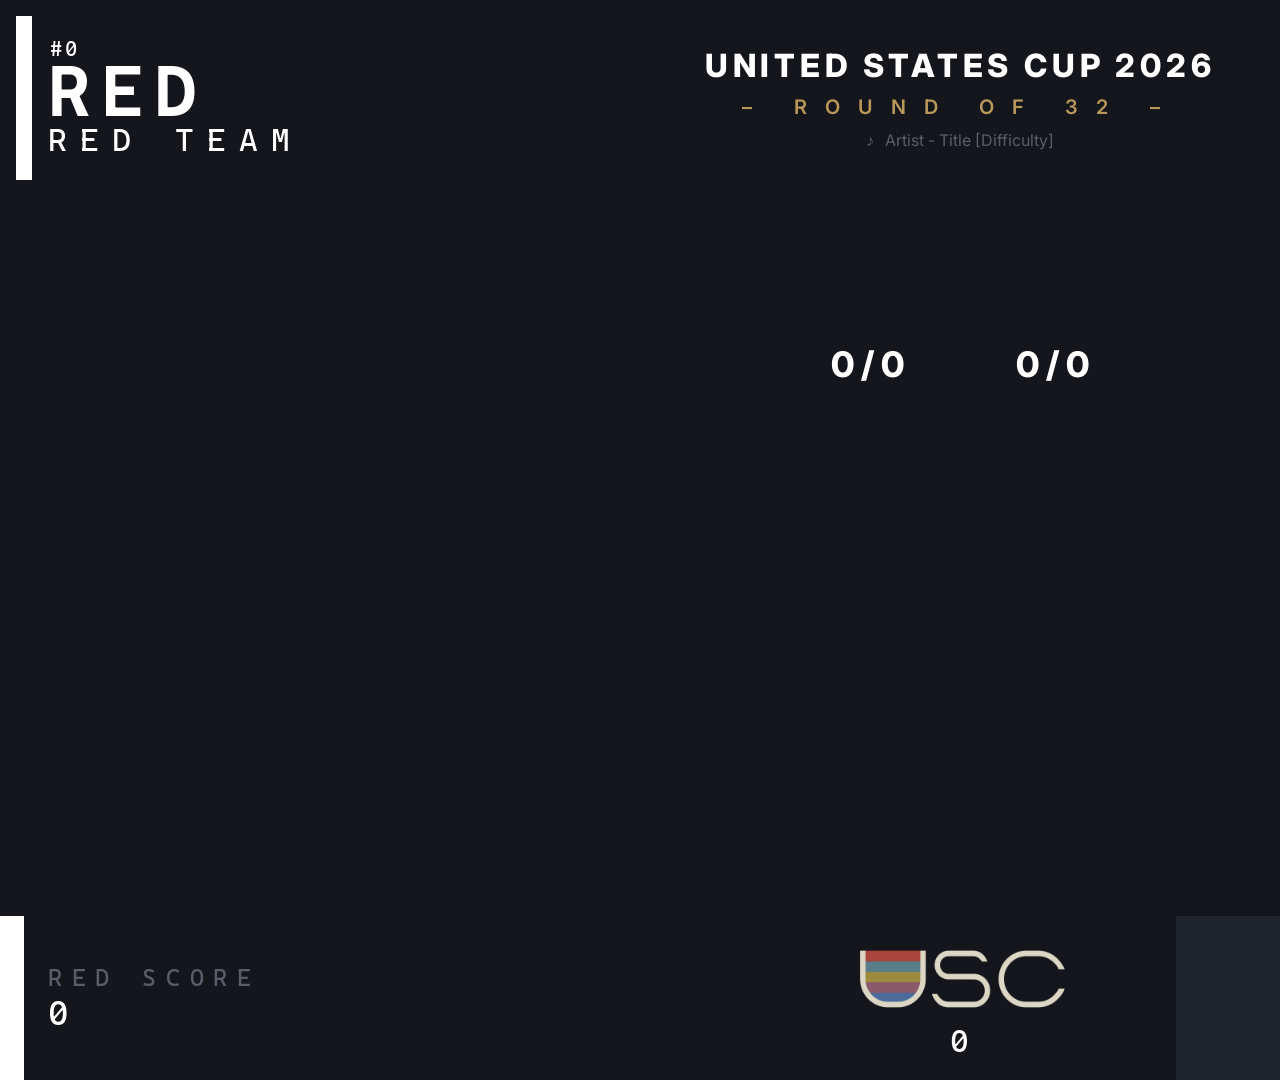
<file: scenes/main/index.html>
<!doctype html>
<html lang="en">
  <head>
    <meta charset="UTF-8" />
    <link rel="stylesheet" href="style.css" />
    <script src="../../_shared/deps/jquery.min.js"></script>
    <script src="../../_shared/deps/countUp.js"></script>
    <script src="../../_shared/deps/reconnecting-websocket.min.js"></script>
    <script src="../../_shared/utils.js"></script>
  </head>

  <body>
    <div class="main">
      <div class="header">
        <div class="header-team red">
          <div class="team-seed" id="red_seed">#0</div>
          <div class="team-code" id="red_code">RED</div>
          <div class="team-name" id="red_name">Red Team</div>
        </div>

        <div class="header-middle">
          <div class="tournament-name">UNITED STATES CUP 2026</div>
          <div class="stage-name" id="stage_name">ROUND OF 16</div>
          <div class="now-playing" id="now_playing">Artist - Title [Difficulty]</div>
        </div>

        <div class="header-team blue">
          <div class="team-seed" id="blue_seed">#0</div>
          <div class="team-code" id="blue_code">BLU</div>
          <div class="team-name" id="blue_name">Blue Team</div>
        </div>
      </div>

      <div class="gameplay-area">
        <div class="points-container" id="points_container">
          <div class="team-points-container red">
            <div class="team-points-title red"><span id="red_points_current">0</span><span>/</span><span id="red_points_max">0</span></div>
            <div class="team-points red" id="red_points"></div>
          </div>
          <div class="team-points-container blue">
            <div class="team-points-title blue"><span id="blue_points_current">0</span><span>/</span><span id="blue_points_max">0</span></div>
            <div class="team-points blue" id="blue_points"></div>
          </div>
        </div>
      </div>

      <div class="footer">
        <div class="team-score-container red" id="red_score_container">
          <div class="team-score-title" id="red_score_title">RED SCORE</div>
          <div class="team-score red" id="red_score">0</div>
        </div>

        <div class="footer-middle">
          <div class="logo"></div>
          <div class="score-diff-container" id="score_diff_container">
            <i class="score-indicator red">◀</i>
            <div class="score-diff" id="score_diff">0</div>
            <i class="score-indicator blue">▶</i>
          </div>
        </div>

        <div class="team-score-container blue" id="blue_score_container">
          <div class="team-score-title" id="blue_score_title">BLUE SCORE</div>
          <div class="team-score blue" id="blue_score">0</div>
        </div>

        <div class="chat-container" id="chat_container"><div class="chat" id="chat"></div></div>
      </div>
    </div>
    <script src="index.js"></script>
  </body>
</html>
</file>
<file: scenes/mappool/index.html>
<!doctype html>
<html lang="en">
  <head>
    <meta charset="UTF-8" />
    <link rel="stylesheet" href="style.css" />
    <script src="../../_shared/deps/jquery.min.js"></script>
    <script src="../../_shared/deps/reconnecting-websocket.min.js"></script>
    <script src="../../_shared/deps/countUp.js"></script>
    <script src="../../_shared/utils.js"></script>
  </head>

  <body>
    <div class="main">
      <div class="header"></div>
      <div class="mappool-container" id="mappool_container"></div>
      <div class="footer"></div>
    </div>
    <div class="controls">
      <div class="control-group">
        <div class="current-picker control-item red" id="current_pick">
          RED PICK
        </div>
        <div
          class="button switch-picker control-item"
          id="switch_picker"
          onclick="switchPick()"
        >
          SWITCH PICK
        </div>
        <div
          class="button toggle control-item"
          id="auto_pick"
          onclick="switchAutoPick()"
        >
          AUTOPICK: OFF
        </div>
      </div>
      <div class="control-group">
        <div
          id="auto_advance"
          class="button toggle control-item"
          onclick="switchAutoAdvance()"
        >
          AUTO ADVANCE: OFF
        </div>
        <div id="autoAdvanceTimer" class="control-label">
          <span id="autoAdvanceTimerLabel"></span>
          <span id="autoAdvanceTimerTime"></span>
        </div>

        <div class="control-label">Scenes (click to override)</div>

        <div id="sceneCollection">
          <template id="sceneButtonTemplate">
            <div class="button scene-button control-item">
              SWITCH TO __SCENE_NAME__
            </div>
          </template>
        </div>
      </div>
    </div>
    <script src="index.js"></script>
  </body>
</html>
</file>
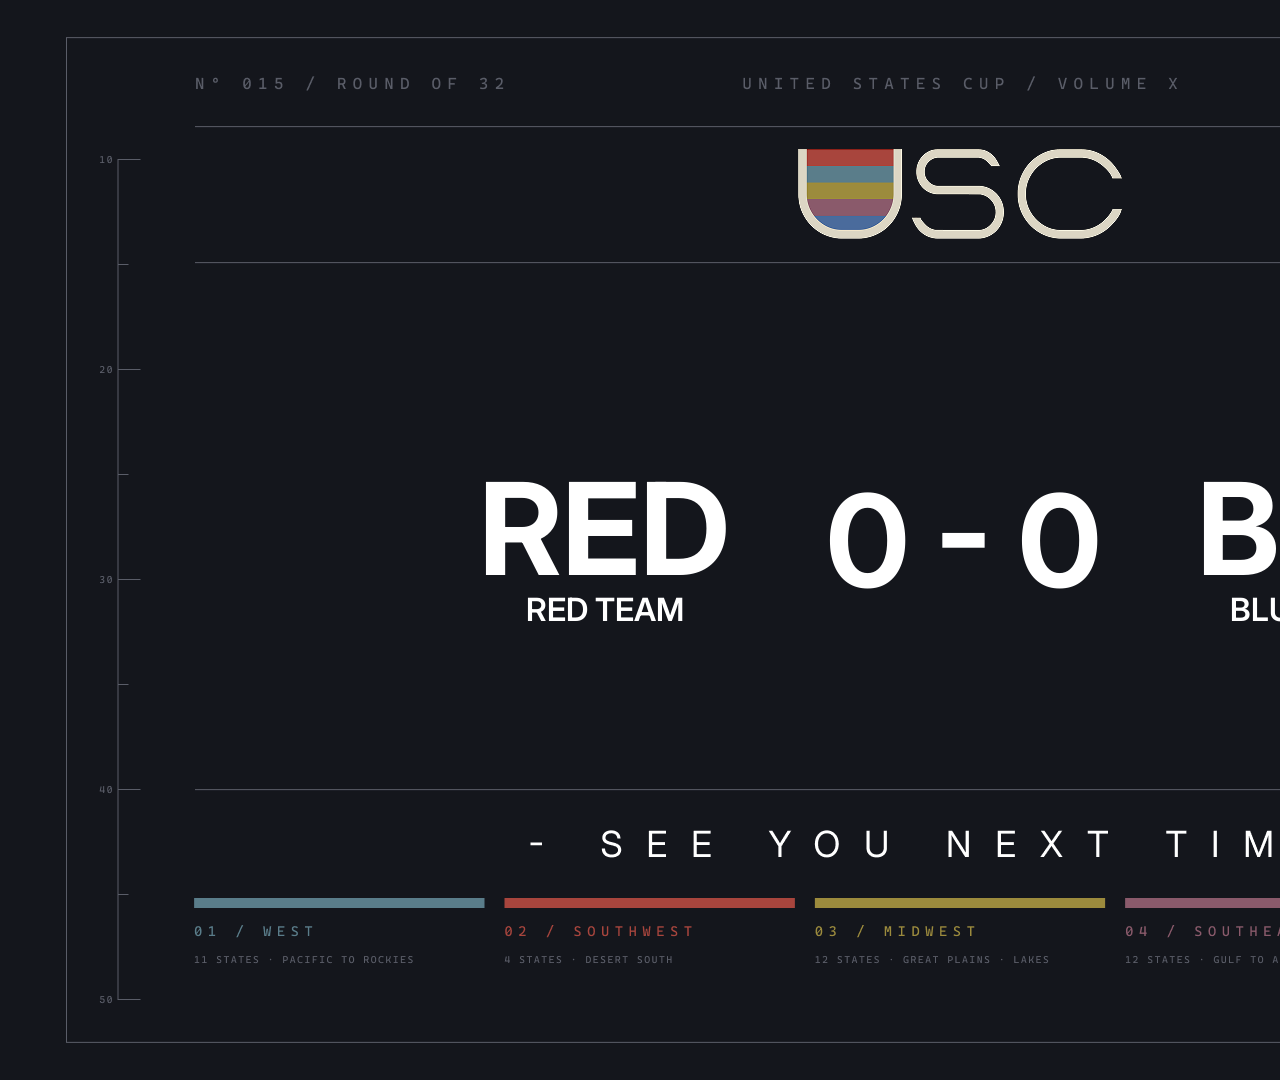
<file: scenes/winner/index.html>
<!doctype html>
<html lang="en">
  <head>
    <meta charset="UTF-8" />
    <link rel="stylesheet" href="style.css" />
    <script src="../../_shared/deps/jquery.min.js"></script>
    <script src="../../_shared/deps/countUp.js"></script>
    <script src="../../_shared/deps/reconnecting-websocket.min.js"></script>
    <script src="../../_shared/utils.js"></script>
  </head>

  <body>
    <div class="main">
      <div class="content">
        <div class="team red">
          <div class="team-code red" id="red_code">RED</div>
          <div class="team-name red" id="red_name">Red Team</div>
        </div>
        <div class="score"><span id="red_score" class="score-number">0</span><span class="score-divider">-</span><span id="blue_score" class="score-number">0</span></div>
        <div class="team blue">
          <div class="team-code blue" id="blue_code">BLU</div>
          <div class="team-name blue" id="blue_name">Blue Team</div>
        </div>
      </div>
    </div>
    <script src="index.js"></script>
  </body>
</html>
</file>
<file: scenes/main/style.css>
@import url('../../_shared/common.css');

:root {
  --point-size: 24px;
  font-size: 16px;

  --red: #ffffff;
  --blue: #ffffff;
}

body,
html {
  padding: 0;
  margin: 0;
  /* overflow-y: hidden; */
  font-family: 'Inter';
}

.main {
  position: relative;
  width: 1920px;
  height: 1080px;
  display: flex;
  flex-direction: column;
  overflow: hidden;
  z-index: 0;
  background-color: var(--background);
  color: var(--foreground);
}

.header {
  position: relative;
  width: 100%;
  height: 196px;
  display: flex;
  justify-content: space-between;
  align-items: center;
  z-index: 1;
}

/* ==================================== */

.header-team {
  height: fit-content;
  display: flex;
  flex: 1;
  height: calc(100% - 2 * 16px);
  flex-direction: column;
  justify-content: center;
  align-items: flex-start;
  font-family: 'Cascadia Mono';
  font-feature-settings: 'ss19' on;
  text-transform: uppercase;
}

.header-team.red {
  align-items: flex-start;
  padding-left: 16px;
  margin-left: 16px;
  border-left: 16px solid var(--red);
}

.header-team.blue {
  align-items: flex-end;
  padding-right: 16px;
  margin-right: 16px;
  border-right: 16px solid var(--blue);
}

.team-seed {
  font-size: 1.3rem;
  letter-spacing: 0.15em;
  margin-right: -0.15em;
  margin-left: 0.1em;
}

.team-code {
  font-size: 4.5rem;
  font-weight: 700;
  letter-spacing: 0.15em;
  margin: -0.16em 0;
  margin-right: -0.15em;
}

.team-name {
  font-size: 2rem;
  letter-spacing: 0.4em;
  margin-right: -0.3em;
}

/* ==================================== */

.header-middle {
  display: flex;
  flex-direction: column;
  justify-content: center;
  align-items: center;
  gap: 0.6rem;
  max-width: 600px;
}

.tournament-name {
  font-size: 2rem;
  font-weight: 800;
  letter-spacing: 0.15em;
}

.stage-name {
  color: var(--accent);
  font-size: 1.25rem;
  text-transform: uppercase;
  letter-spacing: 0.9em;
  font-weight: 600;
}

.stage-name::before {
  content: '–';
  margin-right: 1.2em;
}

.stage-name::after {
  content: '–';
  margin-left: 1.2em;
}

.now-playing {
  margin-top: 0.1em;
  color: var(--foreground-darker);
  text-align: center;
}

.now-playing::before {
  content: '♪';
  margin-right: 0.7em;
}

/* ==================================== */

.gameplay-area {
  display: flex;
  width: 100%;
  height: 720px;
  justify-content: center;
  /* background-color: var(--background-lighter); */
}

.points-container {
  width: calc(1920px / 4);
  height: calc(720px / 2);
  display: flex;
  justify-content: space-evenly;
  align-items: center;
  transition: opacity 300ms ease;
}

.team-points-container {
  display: flex;
  flex-direction: column;
  justify-content: center;
  align-items: center;
  gap: 24px;
  font-size: 2.2rem;
  font-weight: 800;
}

.team-points-title {
  display: flex;
  gap: 0.2em;
}

.team-points {
  display: flex;
  flex-direction: column-reverse;
  gap: 6px;
}

.team-point {
  height: var(--point-size);
  width: calc(var(--point-size) * 5.6);
  border-radius: calc(var(--point-size) / 2);
  border: 1px solid var(--foreground);
  transition: all 300ms ease;
}

.team-point.red {
  border-color: var(--red);
}

.team-point.blue {
  border-color: var(--blue);
}

.team-point.filled.red {
  background-color: var(--red);
}

.team-point.filled.blue {
  background-color: var(--blue);
}

/* ==================================== */

.footer {
  position: relative;
  width: 100%;
  flex: 1;
  display: flex;
  justify-content: space-between;
  align-items: center;
  font-family: 'Cascadia Mono';
  font-feature-settings: 'ss19' on;
}

.team-score-container {
  height: 100%;
  flex: 1;
  display: flex;
  flex-direction: column;
  justify-content: center;
  padding: 0 24px;
  transition: opacity 300ms ease;
  text-transform: uppercase;
}

.team-score-container.red {
  border-left: 24px solid var(--red);
}

.team-score-container.blue {
  border-right: 24px solid var(--blue);
  align-items: flex-end;
}

.team-score-title {
  font-size: 1.5rem;
  letter-spacing: 0.4em;
  color: var(--foreground-darker);
  margin-right: -0.4em;
}

.team-score {
  font-size: 2.2rem;
  letter-spacing: 0.2em;
  margin-right: -0.2em;
}

.footer-middle {
  display: flex;
  flex-direction: column;
  align-items: center;
  justify-content: center;
}

.logo {
  --initial-width: 2560px;
  --initial-height: 1440px;
  --scale: 0.1;

  width: calc(var(--initial-width) * var(--scale));
  height: calc(var(--initial-height) * var(--scale));
  margin: calc(var(--initial-height) * var(--scale) * -0.2) 0;

  background-image: url('../../_shared/assets/logo.png');
  background-position: center;
  background-size: contain;
  background-repeat: no-repeat;
}

.score-diff-container {
  font-size: 2rem;
  letter-spacing: 0.1em;
  margin-right: -0.1em;
  display: flex;
  align-items: center;
  justify-content: center;
  transition: opacity 300ms ease;
}

.score-diff-container i {
  padding: 0 0.6em;
  opacity: 0;
  transition: opacity 300ms ease;
}

.score-diff-container.red i.red {
  opacity: 1;
  color: var(--red);
}

.score-diff-container.blue i.blue {
  opacity: 1;
  color: var(--blue);
}

.chat-container {
  position: absolute;
  right: 0;
  padding: 12px 12px;
  height: calc(100% - 2 * 12px);
  width: 720px;
  background-color: var(--background-lighter);
  opacity: 1;
  transition: opacity 300ms ease;
  overflow: hidden;
}

.chat {
  height: 100%;
  overflow: hidden;
  display: flex;
  flex-direction: column-reverse;
  gap: 1.8px;
  font-size: 1rem;
}

.chat-message {
  display: flex;
  gap: 4px;
}

.chat-message:nth-of-type(n + 8) {
  display: none;
}

.chat-name {
  font-weight: 700;
}

.red > .chat-name {
  color: var(--red);
}

.blue > .chat-name {
  color: var(--blue);
}

.bot > .chat-body {
  color: var(--accent);
}

.chat-name::after {
  content: ':';
  margin-right: 2px;
}
</file>
<file: scenes/mappool/style.css>
@import url('../../_shared/common.css');

:root {
  --map-width: 540px;
  --map-height: 54px;
  --mod-width: 78px;
  --border-default: var(--background-lighter);
  --border-banned: var(--background);
  --border-picked: var(--foreground);
  --red: #ffffff;
  --blue: #ffffff;
}

body,
html {
  padding: 0;
  margin: 0;
  /* overflow-y: hidden; */
  user-select: none;
  font-family: 'Inter';
}

.main {
  position: relative;
  width: 1920px;
  height: 1080px;
  display: flex;
  flex-direction: column;
  /* background-image: url('../../_shared/assets/temp_bg.png'); */
  color: var(--foreground);
  /* background-color: var(--background); */
}

.noise {
  opacity: 0.2 !important;
}

.header {
  height: 196px;
}

.footer {
  height: calc(1080px - 720px - 196px);
}

.mappool-container {
  flex: 1;
  max-height: 720px;
  overflow: hidden;
  width: 100%;
  display: flex;
  flex-direction: column;
  justify-content: center;
  align-items: center;
  gap: 12px;
}

.mod-container {
  display: flex;
  justify-content: center;
  align-items: center;
  flex-wrap: wrap;
  gap: 12px;
}

.map {
  position: relative;
  width: var(--map-width);
  height: var(--map-height);
  background-color: #222222;
  border: 2px solid;
  border-color: var(--border-default);
  display: flex;
  align-items: center;
  /* overflow: hidden; */
  transition: 300ms ease;
  box-shadow: 0 0 8px rgba(0, 0, 0, 0.5);
}

.map.picked {
  border-color: var(--light);
}

.map.picked.red {
  border-color: var(--red);
}

.map.picked.blue {
  border-color: var(--blue);
}

.map.banned {
  border-color: var(--border-banned);
  color: #8f8f8f;
}

.map-image-container {
  --border: 4px;
  position: absolute;
  width: calc(100% - 2 * var(--border));
  height: calc(100% - 2 * var(--border));
  padding: var(--border);
}

.map-image-container-inside {
  position: relative;
  width: 100%;
  height: 100%;
  overflow: hidden;
}

.map-image {
  position: absolute;
  width: 100%;
  height: 100%;
  background-color: var(--dark);
  background-position: center;
  background-size: cover;
  background-repeat: no-repeat;
  filter: brightness(40%) grayscale(30%) blur(2px);
  transform: scale(1.2);
  z-index: 0;
}

.map-content {
  z-index: 1;
  display: flex;
  align-items: center;
}

.mod-icon {
  display: flex;
  justify-content: center;
  align-items: center;
  margin: 0 10px;
  width: calc(var(--mod-width) - 2 * 12px);
  border: 2px solid var(--border-default);
  padding: 2px;
  font-size: 1.4rem;
  letter-spacing: 1px;
  font-family: 'Cascadia Mono';
  font-weight: 700;
  text-shadow: 0 0 8px rgba(0, 0, 0, 0.3);
  background-color: var(--border-banned);
  color: var(--light);
  transition:
    border-color 300ms ease,
    background-color 300ms ease;
}

.mod-icon.nm {
  border-color: var(--accent-mod-nm);
  background-color: color-mix(in srgb, var(--accent-mod-nm) 70%, black);
}

.mod-icon.hd {
  border-color: var(--accent-mod-hd);
  background-color: color-mix(in srgb, var(--accent-mod-hd) 70%, black);
}

.mod-icon.hr {
  border-color: var(--accent-mod-hr);
  background-color: color-mix(in srgb, var(--accent-mod-hr) 70%, black);
}

.mod-icon.dt {
  border-color: var(--accent-mod-dt);
  background-color: color-mix(in srgb, var(--accent-mod-dt) 70%, black);
}

.mod-icon.fm {
  border-color: var(--accent-mod-fm);
  background-color: color-mix(in srgb, var(--accent-mod-fm) 70%, black);
}

.mod-icon.tb {
  border-color: var(--accent-mod-tb);
  background-color: color-mix(in srgb, var(--accent-mod-tb) 70%, black);
}

.mod-icon.banned {
  color: #bebebe;
  border-color: #474747;
  background-color: #292929;
}

.map-stats {
  display: flex;
  flex-direction: column;
  font-size: 0.8rem;
}

.map-stats-section {
  display: flex;
  gap: 4px;
}

.map-top {
  font-size: 1.1rem;
  font-weight: 700;
}

.map-title {
  width: calc(var(--map-width) - var(--mod-width) - 16px);
  white-space: nowrap;
  overflow: hidden;
  text-overflow: ellipsis;
}

.map-difficulty {
  max-width: 170px;
  white-space: nowrap;
  overflow: hidden;
  text-overflow: ellipsis;
}

.map-difficulty-container {
  display: flex;
  overflow: hidden;
}

.map-difficulty-container::before {
  content: '[';
}

.map-difficulty-container::after {
  content: ']';
}

.map-mapper::before {
  content: 'by ';
}

.picked-by-label {
  overflow: hidden;
  position: absolute;
  bottom: 0;
  right: 0;
  background-color: var(--border-default);
  width: 0;
  padding: 0px 0px;
  text-transform: uppercase;
  font-weight: 700;
  transition: 300ms ease;
  color: var(--border-banned);
}

.picked-by-label.banned {
  width: auto;
  padding: 3px 10px 1px 12px;
  background-color: var(--border-banned);
  color: #fcfcfc;
}

.picked-by-label.picked {
  width: auto;
  padding: 3px 10px 1px 12px;
  background-color: var(--foreground);
  color: var(--border-banned);
}

.picked-by-label.picked.red {
  background-color: var(--red);
  color: var(--foreground);
}

.picked-by-label.picked.blue {
  background-color: var(--blue);
  color: var(--foreground);
}

.blink-overlay {
  position: absolute;
  width: 100%;
  height: 100%;
  background-color: var(--light);
  opacity: 0;
  animation: none;
}

@keyframes blinker {
  5% {
    opacity: 0.35;
  }
}

@keyframes slowPulse {
  50% {
    opacity: 0.2;
  }
}

.custom-label {
  position: absolute;
  top: 0;
  right: -10px;
  background-color: var(--accent);
  color: #222222;
  transform: rotate(11deg);
  font-weight: 900;
  font-size: 0.8rem;
  padding: 2px 6px;
  z-index: 20;
  transition: 300ms ease;
  display: none;
}

.banned > .custom-label {
  background-color: var(--border-banned);
  color: var(--light);
}

.controls {
  position: absolute;
  left: 1920px;
  top: 0;
  display: flex;
  flex-direction: column;
  justify-content: center;
  align-items: center;
  padding: 30px 10px;
  gap: 24px;
  font-size: 1.5rem;
  font-weight: bold;
  width: 300px;
  background-color: #222222;
}

.control-group {
  display: flex;
  flex-direction: column;
  justify-content: center;
  align-items: center;
  gap: 12px;
  width: 100%;
}

.control-item {
  width: 100%;
  text-align: center;
}

.control-label {
  color: #bfbfbf;
  font-size: 20px;
  font-family: sans-serif;
}

.scene-button {
  height: 40px;
  font-size: 22px;
  display: flex;
  text-align: left;
  align-items: center;
  justify-content: left;
}

.activeScene {
  background-color: #3a8f29 !important;
}

.current-picker {
  font-size: 2rem;
}

.current-picker.red {
  color: var(--red);
}

.current-picker.blue {
  color: var(--blue);
}

.button {
  background-color: #d4d4d4;
  padding: 6px 0;
}

.toggle {
  background-color: #ffa4a4;
}

.toggle.enabled {
  background-color: #b3ffa4;
}

::-webkit-scrollbar {
  width: 10px;
}

::-webkit-scrollbar-track {
  margin-top: 25px;
  margin-bottom: 25px;
  visibility: 0;
}

::-webkit-scrollbar-thumb {
  background: grey;
  border-radius: 10px;
}
</file>
<file: scenes/winner/style.css>
@import url('../../_shared/common.css');

:root {
  --footer-height: 140px;
  --red: #ffffff;
  --blue: #ffffff;
}

body,
html {
  padding: 0;
  margin: 0;
  /* overflow-y: hidden; */
  /* overflow-x: hidden; */
  font-family: 'Inter';
}

.main {
  position: relative;
  width: 1920px;
  height: 1080px;
  color: var(--foreground);
  background-image: url('../../_shared/assets/win-bg.png');
  display: flex;
  align-items: center;
  justify-content: center;
  overflow: hidden;
}

.content {
  display: flex;
  align-items: center;
  justify-content: center;
  gap: 6rem;
}

.team {
  display: flex;
  flex-direction: column;
  align-items: center;
  justify-content: center;
  text-transform: uppercase;
}

.team-code {
  font-size: 8rem;
  font-weight: 700;
  margin-bottom: -1rem;
}

.team-name {
  font-size: 2rem;
  font-weight: 600;
}

.team-name.red {
  color: var(--red);
}

.team-name.blue {
  color: var(--blue);
}

.score {
  display: flex;
  justify-content: center;
  align-items: center;
  font-weight: 700;
  font-size: 8rem;
  gap: 0.2em;
}

.score-divider {
  padding-bottom: 0.15em;
}

.score-number.winning {
  color: var(--accent);
}
</file>
